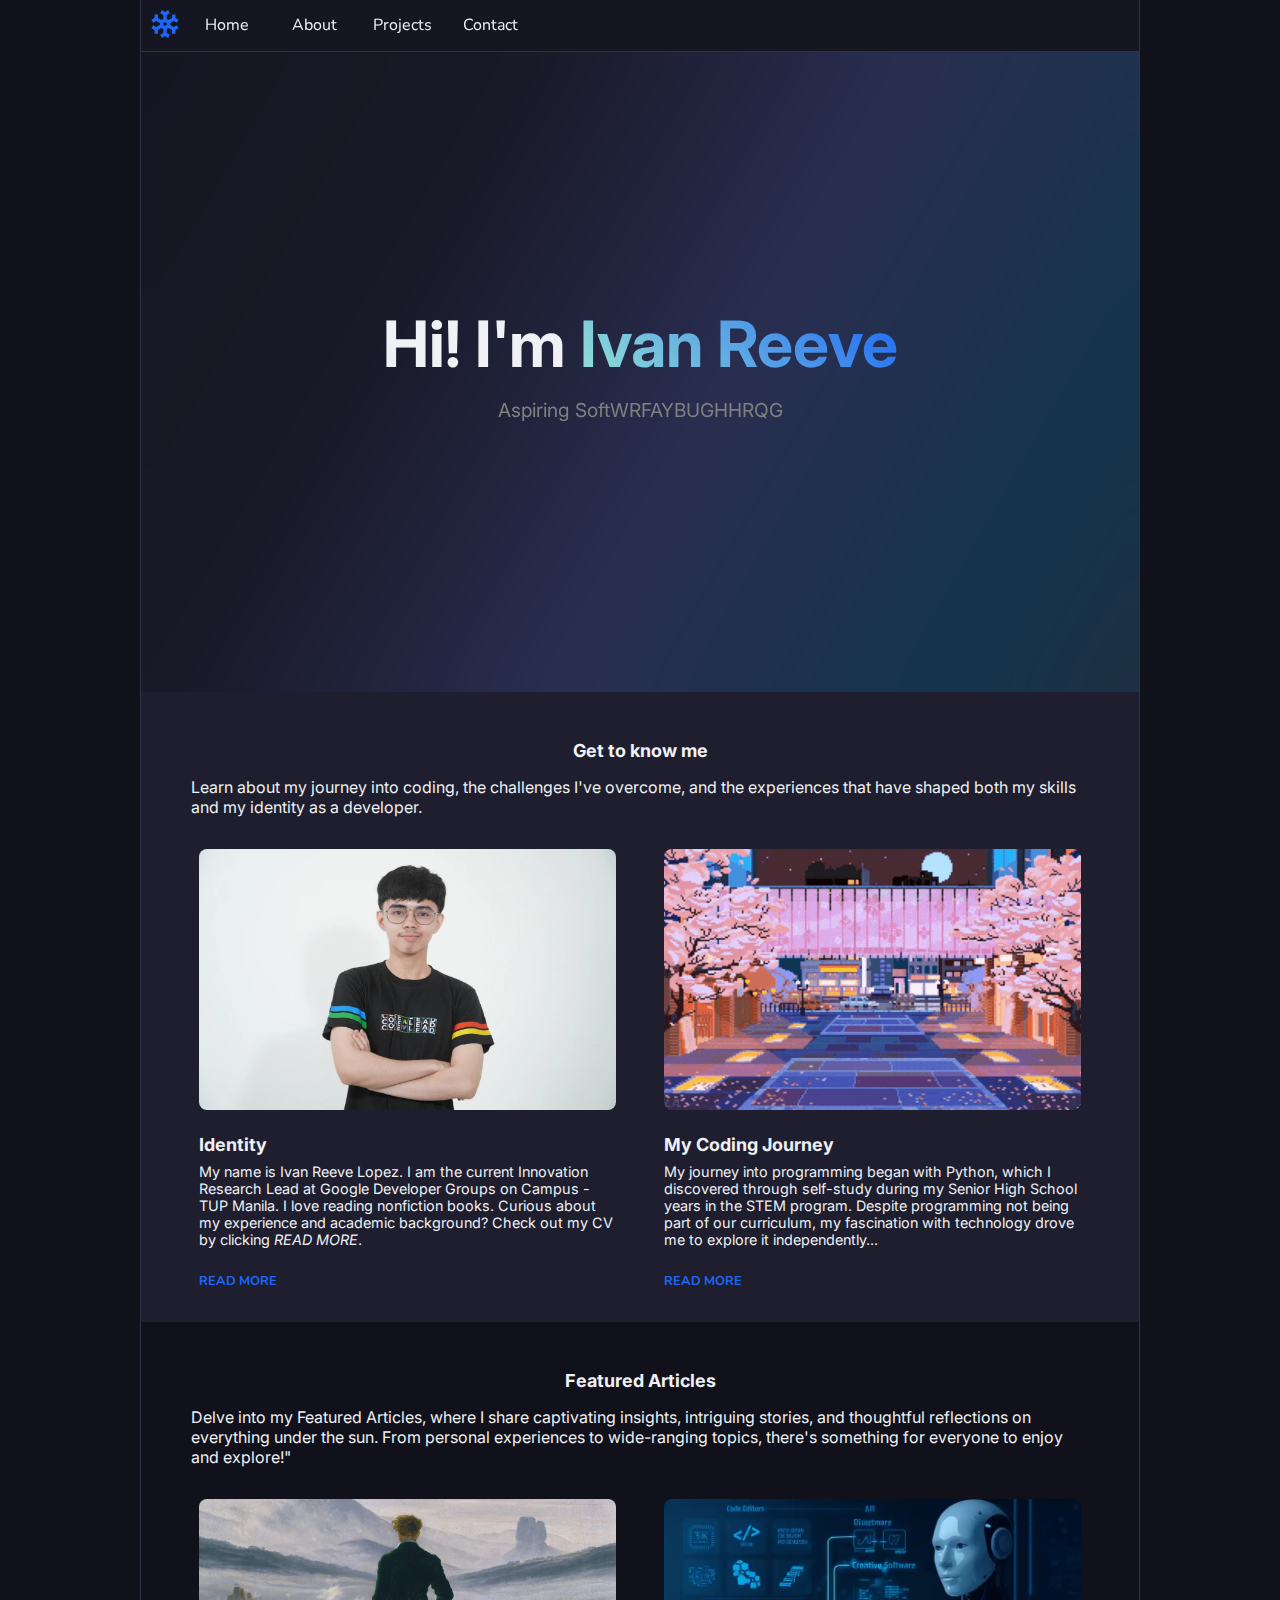
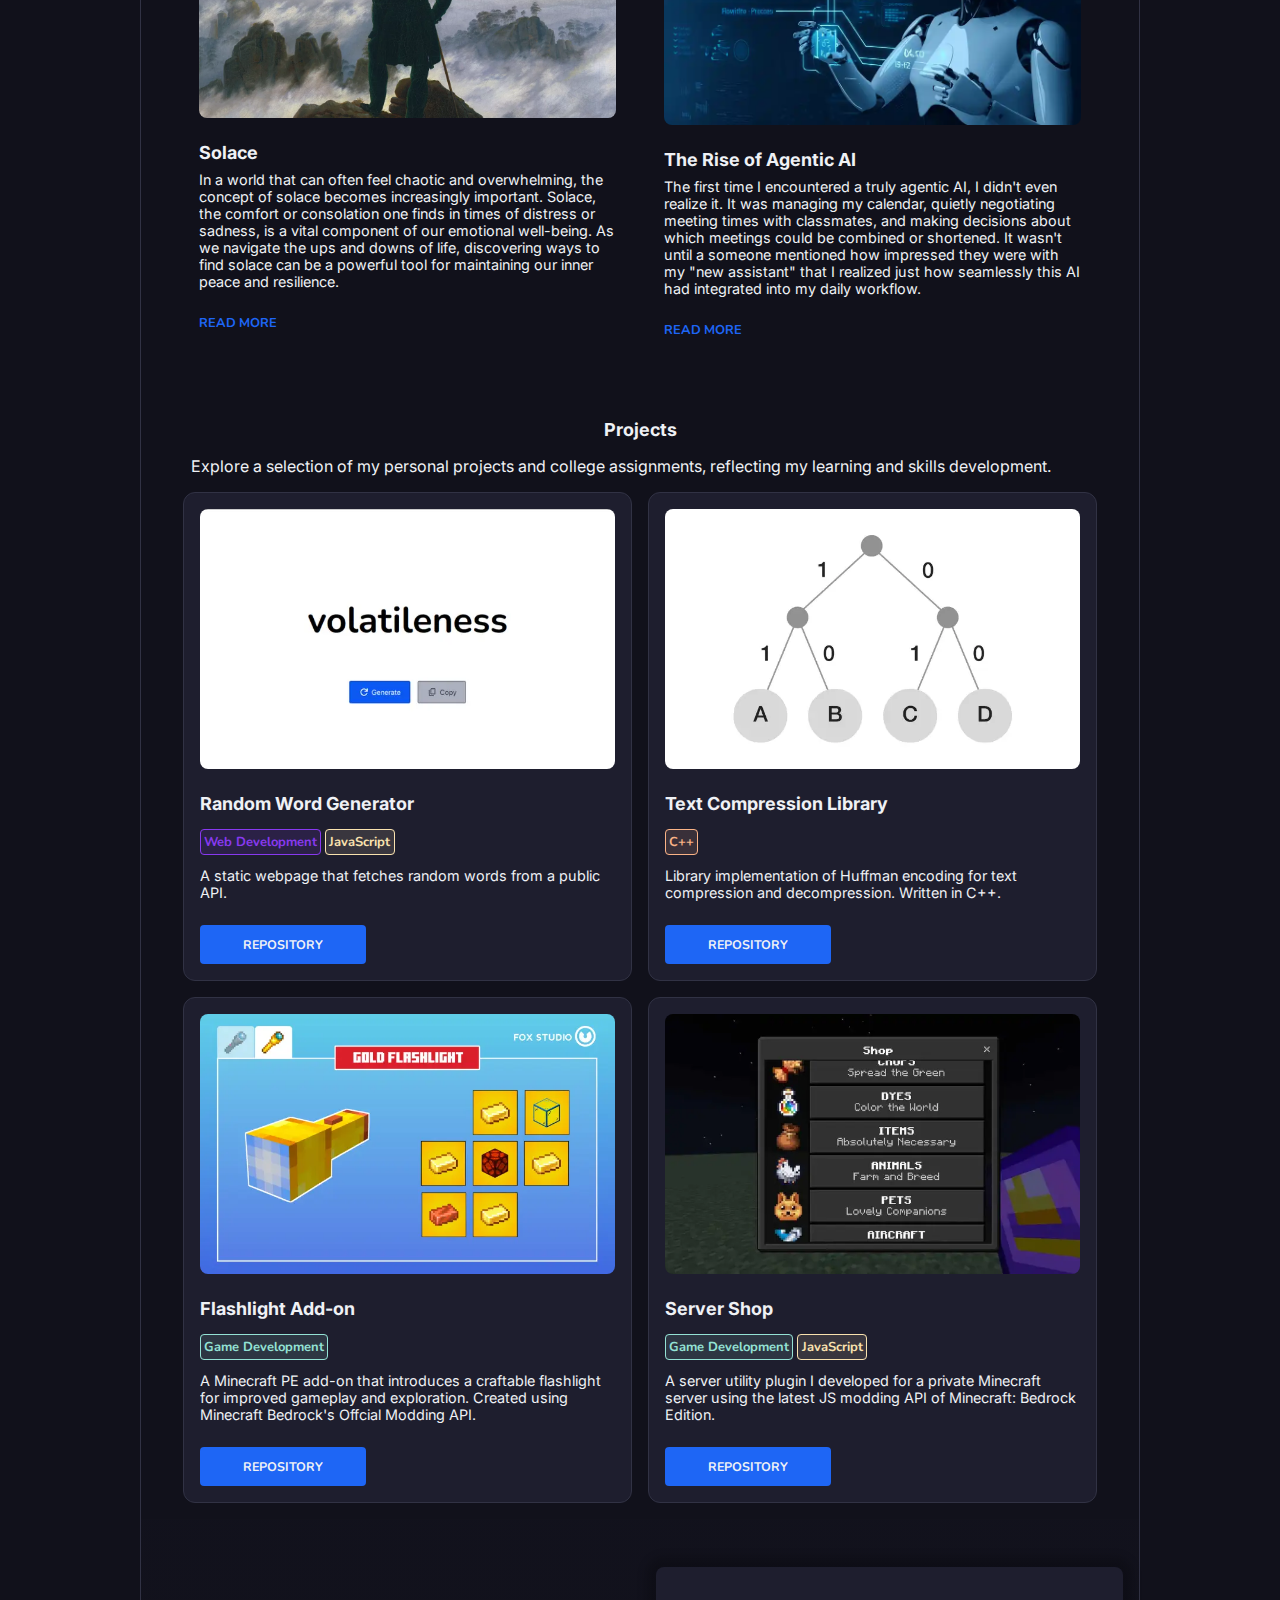
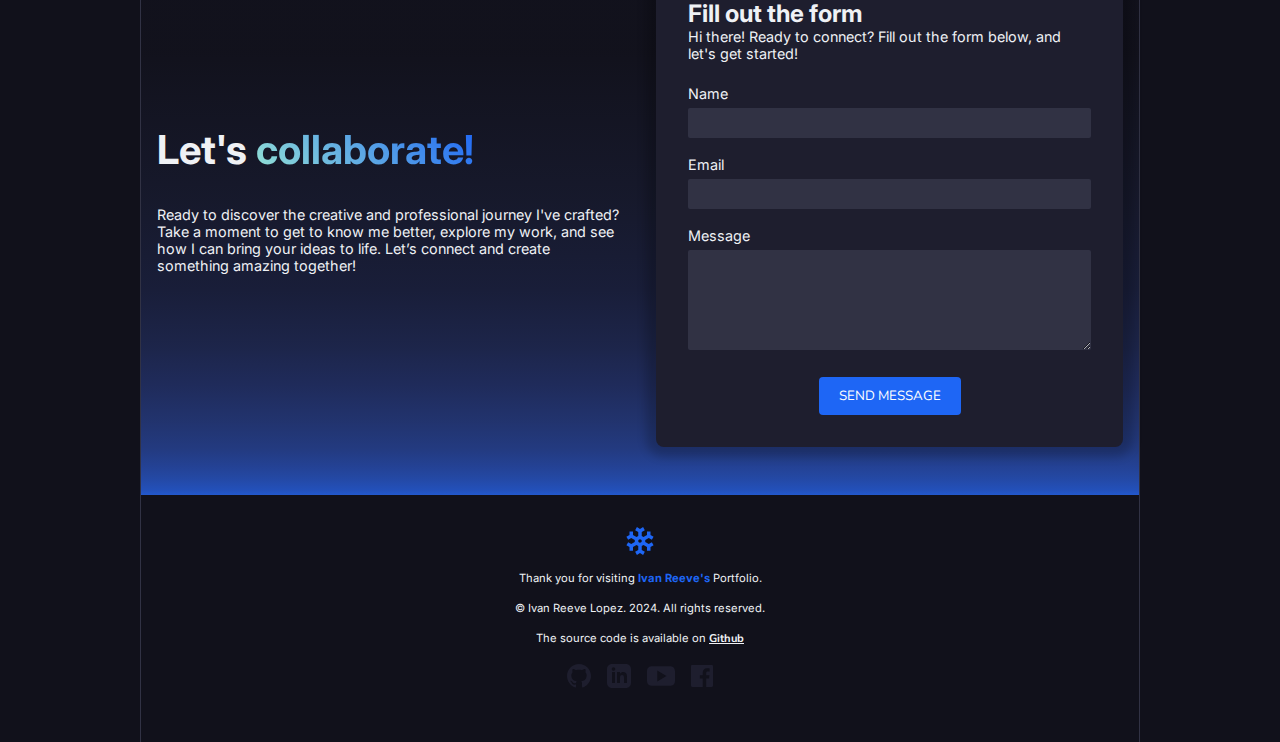
<file: index.html>
<!DOCTYPE html>
<html lang="en">

<head>
  <meta charset="UTF-8" />
  <meta name="viewport" content="width=device-width" , initial-scale="1.0" />
  <title>Ivan Reeve Lopez</title>
  <link rel="stylesheet" href="./styles/global.css" />
  <link rel="stylesheet" href="./styles/mediaqueries.css" />
  <link rel="icon" type="image/png" href="./public/favicon.png" />
</head>

<body>
  <div class="wrapper">
    <div class="dark-bg">
    </div>
    <nav id="nav-btn-tray">
      <div>
        <!-- insert personal logo here -->
        <ul class="nav-links">
          <svg class="logo" width="28" height="28" viewBox="0 0 16 16" fill="none" xmlns="http://www.w3.org/2000/svg">
            <path fill-rule="evenodd" clip-rule="evenodd"
              d="M10.7631 1.78588L8.99997 2.80383V5.11323L9.99999 5.69059L12 4.53591L12 2.50001L14 2.50001L14 4.53589L15.7631 5.55385L14.7631 7.2859L13 6.26795L11 7.42265V8.57735L13 9.73205L14.7631 8.7141L15.7631 10.4461L14 11.4641V13.5H12V11.4641L9.99997 10.3094L8.99997 10.8867V13.1961L10.7631 14.2141L9.76311 15.9461L7.99999 14.9282L6.23683 15.9462L5.23683 14.2141L6.99997 13.1962V10.8867L5.99999 10.3094L3.99997 11.4641L3.99997 13.5H1.99997L1.99997 11.4641L0.236816 10.4462L1.23682 8.71411L2.99995 9.73206L4.99997 8.57735V7.42264L2.99999 6.26795L1.23685 7.2859L0.236847 5.55385L1.99997 4.53591L1.99997 2.5H3.99997L3.99997 4.53589L5.99997 5.69059L6.99997 5.11324V2.80385L5.23684 1.7859L6.23684 0.0538512L7.99996 1.07179L9.76311 0.053833L10.7631 1.78588ZM8.99997 8C8.99997 8.55228 8.55225 9 7.99997 9C7.44768 9 6.99997 8.55228 6.99997 8C6.99997 7.44771 7.44768 7 7.99997 7C8.55225 7 8.99997 7.44771 8.99997 8Z" />
          </svg>
          <li><button class="nav-link" onclick="location.href='#home'; removeMenu()">Home</button></li>
          <li><button class="nav-link" onclick="location.href='#about'; removeMenu()">About</button></li>
          <li><button class="nav-link" onclick="location.href='#projects'; removeMenu()">Projects</button></li>
          <li><button class="nav-link" onclick="location.href='#contacts'; removeMenu()">Contact</button></li>
        </ul>
      </div>
    </nav>
    <nav id="nav-btn-icon">
      <!-- insert personal logo here -->
      <span class="name">IR.</span>
      <button onclick="toggleMenu()">
        <svg id="menu-btn" width="24" height="32" clip-rule="evenodd" fill-rule="evenodd" stroke-linejoin="round"
          stroke-miterlimit="2" viewBox="0 0 24 24" xmlns="http://www.w3.org/2000/svg">
          <path
            d="m22 15.25c0-.414-.336-.75-.75-.75h-18.5c-.414 0-.75.336-.75.75s.336.75.75.75h18.5c.414 0 .75-.336.75-.75zm0-6.5c0-.414-.336-.75-.75-.75h-18.5c-.414 0-.75.336-.75.75s.336.75.75.75h18.5c.414 0 .75-.336.75-.75z"
            fill-rule="nonzero" />
        </svg>
      </button>
    </nav>
    <div class="nav-icon-menu">
      <div class="menu-slider">
        <span></span>
      </div>
      <ul class="nav-links" id="nav-menu">
        <span><b>TABLE OF CONTENTS</b></span>
        <li><button class="nav-menu-link" onclick="location.href='#home'; removeMenu()">Home</button></li>
        <li><button class="nav-menu-link" onclick="location.href='#about'; removeMenu()">About</button></li>
        <li><button class="nav-menu-link" onclick="location.href='#projects'; removeMenu()">Projects</button></li>
        <li><button class="nav-menu-link" onclick="location.href='#contacts'; removeMenu()">Contact</button></li>
      </ul>
    </div>
    <section id="home">
      <div class="profile-text">
        <span class="profile-name fade">Hi! I'm <span class="name">Ivan Reeve</span></span>
        <p class="profile-subtitle hack-effect" data-value="Aspiring Software Engineer">Aspiring Software Engineer</p>
      </div>
    </section>
    <section id="about" class="sec__container">
      <span class="sec__title">Get to know me</span>
      <span class="sec__subtitle">Learn about my journey into coding, the challenges I've overcome, and the experiences
        that have shaped both my skills and my identity as a developer.</span>
      <div class="sec__content">
        <div class="sec__card">
          <img src="assets/img/pfp.webp" />
          <span class="sec__title">Identity</span>
          <p class="sec__desc">My name is Ivan Reeve Lopez. I am the current Innovation Research Lead at Google
            Developer Groups on Campus - TUP Manila. I love reading nonfiction books. Curious about my experience and
            academic background? Check out my CV by clicking <i>READ MORE</i>.</p>
          <a href="assets/GDGoC CV.pdf">READ MORE</a>
        </div>
        <div class="sec__card">
          <img src="assets/gif/aboutbg-1.gif" />
          <span class="sec__title">My Coding Journey</span>
          <p class="sec__desc">My journey into programming began with Python, which I discovered through self-study
            during my Senior High School years in the STEM program. Despite programming not being part of our
            curriculum, my fascination with technology drove me to explore it independently...</p>
          <a href="pages/coding-journey.html">READ MORE</a>
        </div>
      </div>
    </section>
    <section id="blog" class="sec__container">
      <span class="sec__title">Featured Articles</span>
      <span class="sec__subtitle">Delve into my Featured Articles, where I share captivating insights, intriguing
        stories, and thoughtful reflections on everything under the sun. From personal experiences to wide-ranging
        topics, there's something for everyone to enjoy and explore!"</span>
      <div class="sec__content">
        <div class="sec__card">
          <img src="assets/img/solace.webp" />
          <span class="sec__title">Solace</span>
          <p class="sec__desc">In a world that can often feel chaotic and overwhelming, the concept of solace becomes
            increasingly important. Solace, the comfort or consolation one finds in times of distress or sadness, is a
            vital component of our emotional well-being. As we navigate the ups and downs of life, discovering ways to
            find solace can be a powerful tool for maintaining our inner peace and resilience.
          </p>
          <a href="pages/solace.html">READ MORE</a>
        </div>
        <div class="sec__card">
          <img src="assets/img/agenticai.webp" />
          <span class="sec__title">The Rise of Agentic AI</span>
          <p class="sec__desc">The first time I encountered a truly agentic AI, I didn't even realize it. It was
            managing my calendar, quietly negotiating meeting times with classmates, and making decisions about which
            meetings could be combined or shortened. It wasn't until a someone mentioned how impressed they were with my
            "new assistant" that I realized just how seamlessly this AI had integrated into my daily workflow.</p>

          <a href="pages/agentic.html">READ MORE</a>
        </div>
      </div>
    </section>
    <section id="projects" class="sec__container">
      <span class="sec__title">Projects</span>
      <span class="sec__subtitle">Explore a selection of my personal projects and college assignments, reflecting my
        learning and skills development.</span>
      <div class="sec__content">
        <div class="sec__card proj-card">
          <img src="assets/img/randomwordgen.webp" />
          <div class="proj__content">
            <span class="sec__title">Random Word Generator</span>
            <div class="proj__tags">
              <span class="proj__tag webdev"> Web Development</span>
              <span class="proj__tag js"> JavaScript</span>
            </div>
            <p class="sec__desc">A static webpage that fetches random words from a public API.</p>
          </div>
          <button onclick="location.href='https://github.com/ivanreeve/random-word-gen'">
            REPOSITORY
          </button>
        </div>
        <div class="sec__card proj-card">
          <img src="assets/img/huff.webp" />
          <div class="proj__content">
            <span class="sec__title">Text Compression Library</span>
            <div class="proj__tags">
              <span class="proj__tag cpp">C++</span>
            </div>
            <p class="sec__desc"> Library implementation of Huffman encoding for text compression and decompression.
              Written in C++. </p>
          </div>
          <button onclick="location.href='https://github.com/ivanreeve/text-compression-library'">REPOSITORY</button>
        </div>
        <div class="sec__card proj-card">
          <img src="assets/img/flashlight-v2-120_3.webp" />
          <div class="proj__content">
            <span class="sec__title">Flashlight Add-on</span>
            <div class="proj__tags">
              <span class="proj__tag gamedev"> Game Development</span>
            </div>
            <p class="sec__desc">A Minecraft PE add-on that introduces a craftable flashlight for improved gameplay and
              exploration. Created using Minecraft Bedrock's Offcial Modding API.</p>
          </div>
          <button onclick="location.href='https://github.com/ivanreeve/mcbe-flashlight-addon'">REPOSITORY</button>
        </div>
        <div class="sec__card proj-card">
          <img src="assets/img/shop.webp" />
          <div class="proj__content">
            <span class="sec__title">Server Shop</span>
            <div class="proj__tags">
              <span class="proj__tag gamedev"> Game Development</span>
              <span class="proj__tag js"> JavaScript</span>
            </div>
            <p class="sec__desc">A server utility plugin I developed for a private Minecraft server using the latest JS
              modding API of Minecraft: Bedrock Edition.</p>
          </div>
          <button onclick="location.href='https://github.com/ivanreeve/server-side-smpaddon'">REPOSITORY</button>
        </div>
      </div>
    </section>
    <div class="contact__container" id="contacts">
      <div class="contact__cta margin-bottom-1">
        <span class="contact__cta__header">
          Let's <span class="name">collaborate!</span>
        </span>
        <span class="sec__desc">
          Ready to discover the creative and professional journey I've crafted? Take a moment to get to know me better,
          explore my work, and see how I can bring your ideas to life. Let’s connect and create something amazing
          together!
        </span>
      </div>
      <div class="contact__form">
        <span class="contact__title">Fill out the form</span>
        <span class="sec__desc margin-bottom-1">Hi there! Ready to connect? Fill out the form below, and let's get
          started!</span>
        <form>
          <div>
            <label for="name">Name</label>
            <input type="text" id="name" name="name" required>
          </div>
          <div>
            <label for="email">Email</label>
            <input type="email" id="email" name="email" required>
          </div>
          <div>
            <label for="message">Message</label>
            <textarea id="message" name="message" rows="5" required></textarea>
          </div>
          <button class="submit-btn" type="submit">SEND MESSAGE</button>
        </form>
      </div>
    </div>
    <footer>
      <svg class="logo" width="28" height="28" viewBox="0 0 16 16" fill="none" xmlns="http://www.w3.org/2000/svg">
        <path fill-rule="evenodd" clip-rule="evenodd"
          d="M10.7631 1.78588L8.99997 2.80383V5.11323L9.99999 5.69059L12 4.53591L12 2.50001L14 2.50001L14 4.53589L15.7631 5.55385L14.7631 7.2859L13 6.26795L11 7.42265V8.57735L13 9.73205L14.7631 8.7141L15.7631 10.4461L14 11.4641V13.5H12V11.4641L9.99997 10.3094L8.99997 10.8867V13.1961L10.7631 14.2141L9.76311 15.9461L7.99999 14.9282L6.23683 15.9462L5.23683 14.2141L6.99997 13.1962V10.8867L5.99999 10.3094L3.99997 11.4641L3.99997 13.5H1.99997L1.99997 11.4641L0.236816 10.4462L1.23682 8.71411L2.99995 9.73206L4.99997 8.57735V7.42264L2.99999 6.26795L1.23685 7.2859L0.236847 5.55385L1.99997 4.53591L1.99997 2.5H3.99997L3.99997 4.53589L5.99997 5.69059L6.99997 5.11324V2.80385L5.23684 1.7859L6.23684 0.0538512L7.99996 1.07179L9.76311 0.053833L10.7631 1.78588ZM8.99997 8C8.99997 8.55228 8.55225 9 7.99997 9C7.44768 9 6.99997 8.55228 6.99997 8C6.99997 7.44771 7.44768 7 7.99997 7C8.55225 7 8.99997 7.44771 8.99997 8Z" />
      </svg>
      <p>
        Thank you for visiting <span> Ivan Reeve's</span> Portfolio.
      </p>
      <p>
        © Ivan Reeve Lopez. 2024. All rights reserved.
      </p>
      <p>
        The source code is available on <a href="https://github.com/ivanreeve/webdevlab-blog"><b><u>Github</u></b></a>
      </p>
      <div class="social__container">
        <a href="https://github.com/ivanreeve">
          <svg class="social-btn-icon" id="github" xmlns="http://www.w3.org/2000/svg" width="24" height="24"
            viewBox="0 0 24 24">
            <path
              d="M12 0c-6.626 0-12 5.373-12 12 0 5.302 3.438 9.8 8.207 11.387.599.111.793-.261.793-.577v-2.234c-3.338.726-4.033-1.416-4.033-1.416-.546-1.387-1.333-1.756-1.333-1.756-1.089-.745.083-.729.083-.729 1.205.084 1.839 1.237 1.839 1.237 1.07 1.834 2.807 1.304 3.492.997.107-.775.418-1.305.762-1.604-2.665-.305-5.467-1.334-5.467-5.931 0-1.311.469-2.381 1.236-3.221-.124-.303-.535-1.524.117-3.176 0 0 1.008-.322 3.301 1.23.957-.266 1.983-.399 3.003-.404 1.02.005 2.047.138 3.006.404 2.291-1.552 3.297-1.23 3.297-1.23.653 1.653.242 2.874.118 3.176.77.84 1.235 1.911 1.235 3.221 0 4.609-2.807 5.624-5.479 5.921.43.372.823 1.102.823 2.222v3.293c0 .319.192.694.801.576 4.765-1.589 8.199-6.086 8.199-11.386 0-6.627-5.373-12-12-12z" />
          </svg>
        </a>

        <a href="https://www.linkedin.com/in/ivan-reeve-lopez-a88ba31ba">
          <svg class="social-btn-icon" id="linkedin" xmlns="http://www.w3.org/2000/svg" width="24" height="24"
            viewBox="0 0 24 24">
            <path
              d="M19 0h-14c-2.761 0-5 2.239-5 5v14c0 2.761 2.239 5 5 5h14c2.762 0 5-2.239 5-5v-14c0-2.761-2.238-5-5-5zm-11 19h-3v-11h3v11zm-1.5-12.268c-.966 0-1.75-.79-1.75-1.764s.784-1.764 1.75-1.764 1.75.79 1.75 1.764-.783 1.764-1.75 1.764zm13.5 12.268h-3v-5.604c0-3.368-4-3.113-4 0v5.604h-3v-11h3v1.765c1.396-2.586 7-2.777 7 2.476v6.759z" />
          </svg>
        </a>

        <a href="https://www.youtube.com/@ryiv1848">
          <!-- <svg class="social-btn-icon" id="yt" http://www.w3.org/2000/svg" width="24" height="24" viewBox="0 0 24 24"><path d="M3 22v-20l18 10-18 10z"/></svg> -->
          <svg class="social-btn-icon" id="yt" height="28" width="28" version="1.1" id="Layer_1"
            xmlns="http://www.w3.org/2000/svg" xmlns:xlink="http://www.w3.org/1999/xlink" viewBox="-271 311.2 256 179.8"
            xml:space="preserve">
            <path
              d="M-59.1,311.2h-167.8c0,0-44.1,0-44.1,44.1v91.5c0,0,0,44.1,44.1,44.1h167.8c0,0,44.1,0,44.1-44.1v-91.5  C-15,355.3-15,311.2-59.1,311.2z M-177.1,450.3v-98.5l83.8,49.3L-177.1,450.3z" />
          </svg>
        </a>

        <a href="https://www.facebook.com/100010444686006">
          <svg class="social-btn-icon" id="fb" xmlns="http://www.w3.org/2000/svg" width="22" height="22"
            viewBox="0 0 24 24">
            <path
              d="M22.675 0h-21.35c-.732 0-1.325.593-1.325 1.325v21.351c0 .731.593 1.324 1.325 1.324h11.495v-9.294h-3.128v-3.622h3.128v-2.671c0-3.1 1.893-4.788 4.659-4.788 1.325 0 2.463.099 2.795.143v3.24l-1.918.001c-1.504 0-1.795.715-1.795 1.763v2.313h3.587l-.467 3.622h-3.12v9.293h6.116c.73 0 1.323-.593 1.323-1.325v-21.35c0-.732-.593-1.325-1.325-1.325z" />
          </svg>
        </a>
      </div>
    </footer>
  </div>
  <script src="./scripts/script.js"></script>
</body>

</html>
</file>
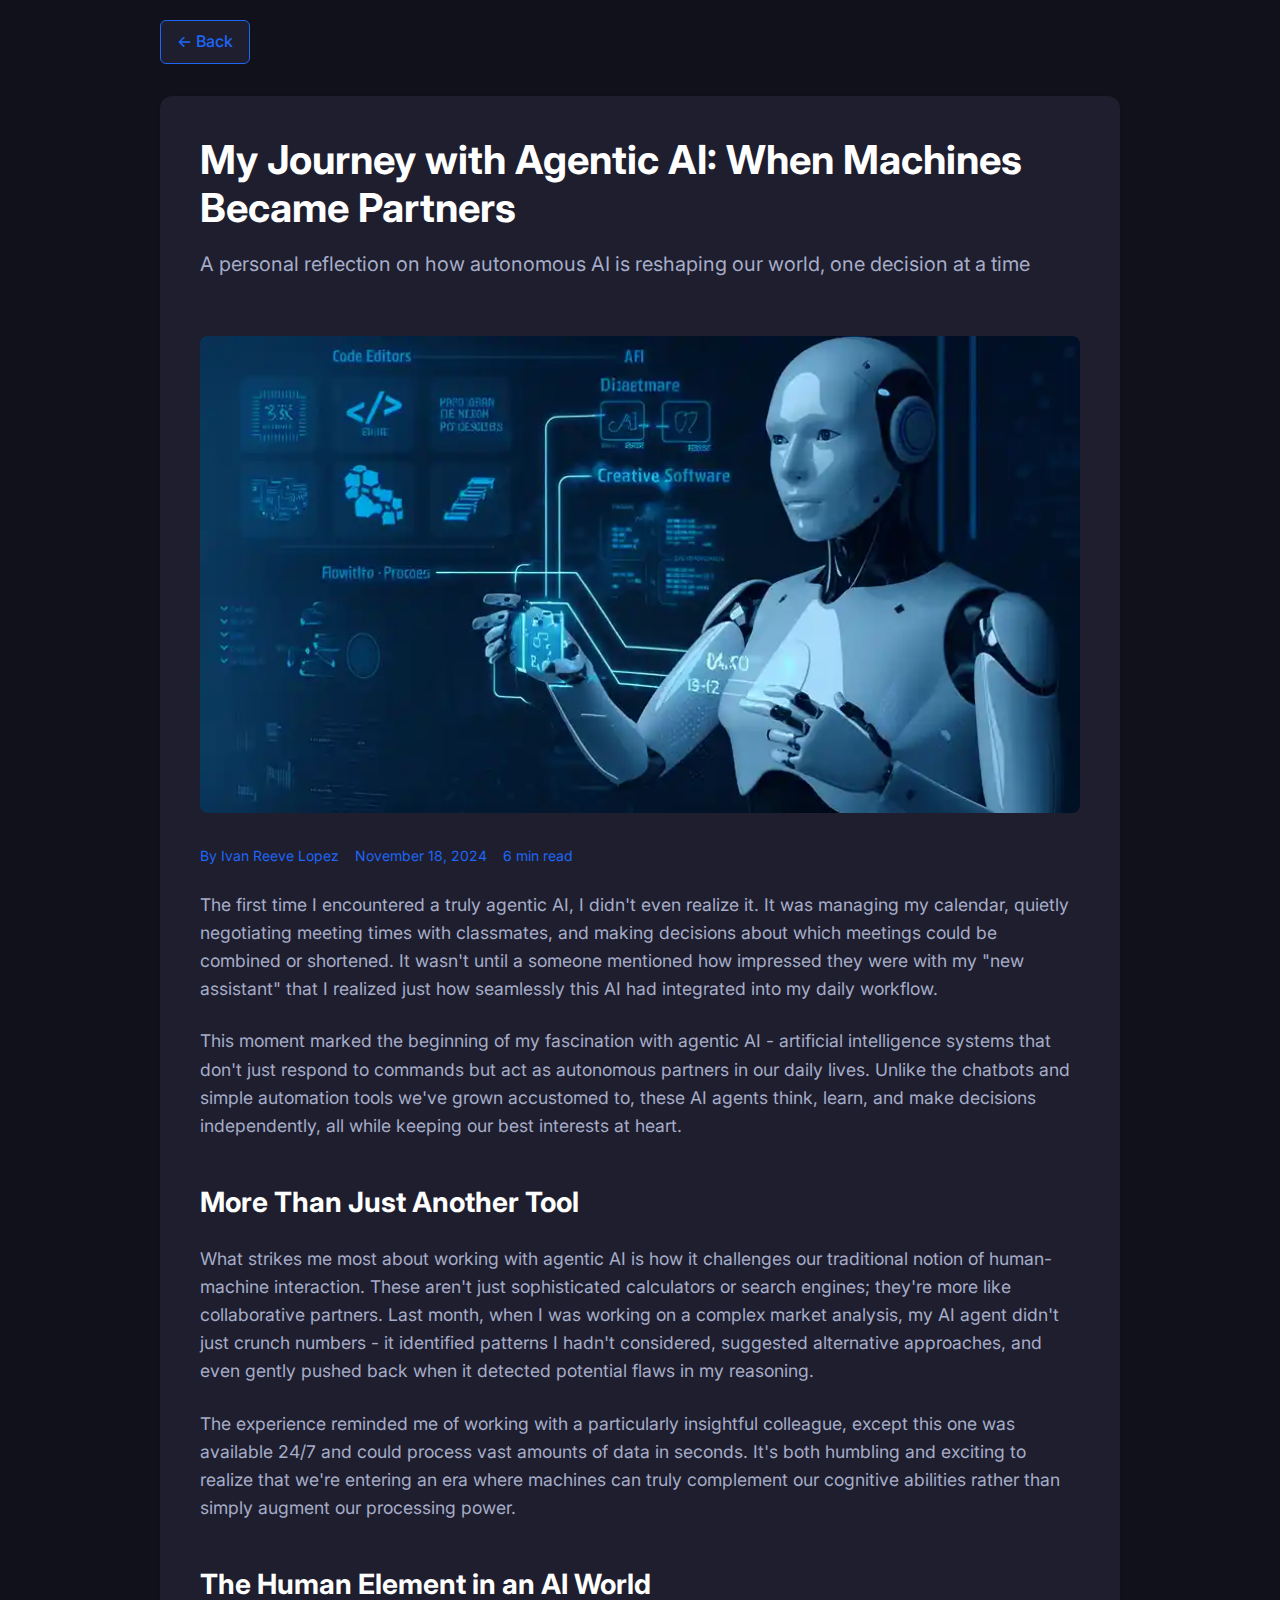
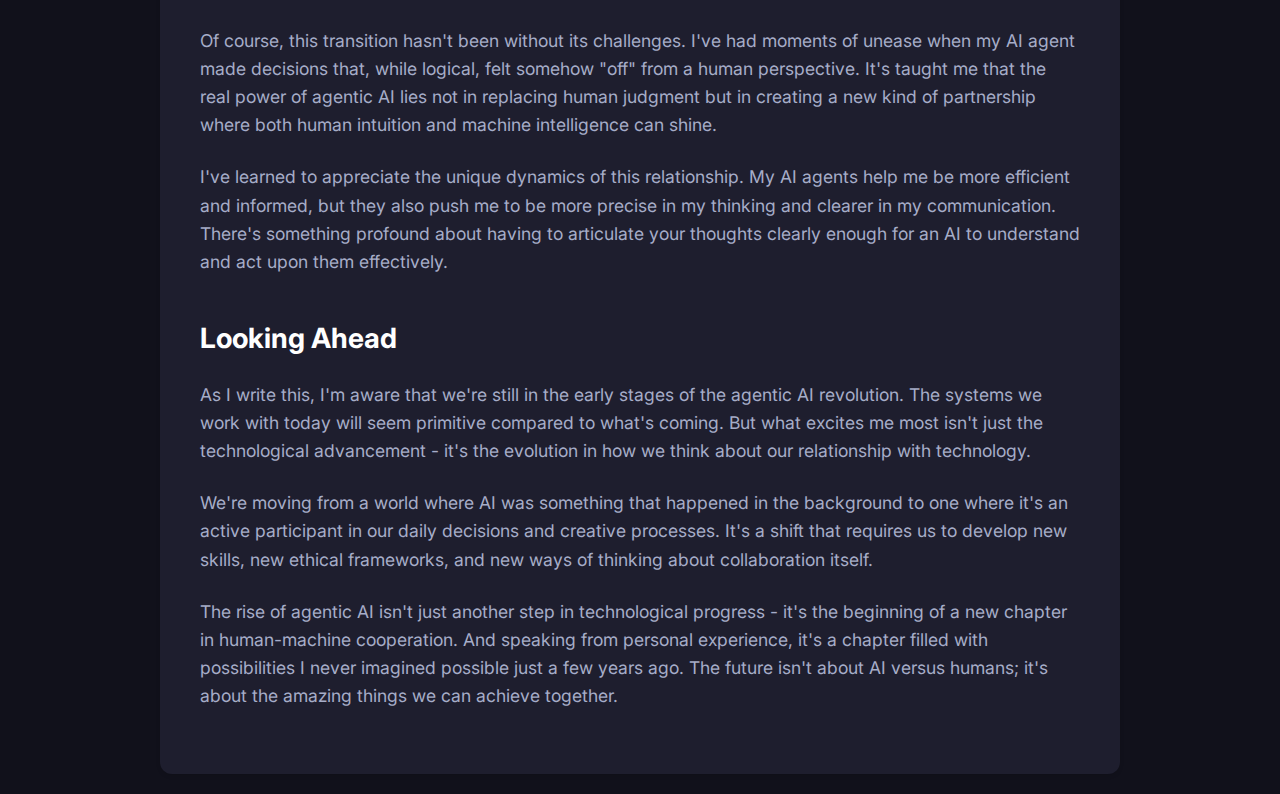
<file: pages/agentic.html>
<!DOCTYPE html>
<html lang="en">

<head>
  <meta charset="UTF-8">
  <meta name="viewport" content="width=device-width, initial-scale=1.0">
  <link rel="stylesheet" href="blog-pages.style.css">
  <title>The Rise of Agentic AI - Blog Article</title>
</head>

<body>
  <div class="container">
    <a href="#" onclick="history.back()" class="back-button">
      ← Back
    </a>
    <article class="article">
      <h1 class="article-title">My Journey with Agentic AI: When Machines Became Partners</h1>
      <h2 class="article-subtitle">A personal reflection on how autonomous AI is reshaping our world, one decision at a
        time</h2>
      <img src="../assets/img/agenticai.webp" alt="Agentic AI illustration">
      <div class="article-meta">
        <span>By Ivan Reeve Lopez</span>
        <span>November 18, 2024</span>
        <span>6 min read</span>
      </div>
      <div class="article-content">
        <p>The first time I encountered a truly agentic AI, I didn't even realize it. It was managing my calendar,
          quietly negotiating meeting times with classmates, and making decisions about which meetings
          could be combined or shortened. It wasn't until a someone mentioned how impressed they were with my "new
          assistant" that I realized just how seamlessly this AI had integrated into my daily workflow.</p>

        <p>This moment marked the beginning of my fascination with agentic AI - artificial intelligence systems that
          don't just respond to commands but act as autonomous partners in our daily lives. Unlike the chatbots and
          simple automation tools we've grown accustomed to, these AI agents think, learn, and make decisions
          independently, all while keeping our best interests at heart.</p>

        <h2>More Than Just Another Tool</h2>
        <p>What strikes me most about working with agentic AI is how it challenges our traditional notion of
          human-machine interaction. These aren't just sophisticated calculators or search engines; they're more like
          collaborative partners. Last month, when I was working on a complex market analysis, my AI agent didn't just
          crunch numbers - it identified patterns I hadn't considered, suggested alternative approaches, and even gently
          pushed back when it detected potential flaws in my reasoning.</p>

        <p>The experience reminded me of working with a particularly insightful colleague, except this one was available
          24/7 and could process vast amounts of data in seconds. It's both humbling and exciting to realize that we're
          entering an era where machines can truly complement our cognitive abilities rather than simply augment our
          processing power.</p>

        <h2>The Human Element in an AI World</h2>
        <p>Of course, this transition hasn't been without its challenges. I've had moments of unease when my AI agent
          made decisions that, while logical, felt somehow "off" from a human perspective. It's taught me that the real
          power of agentic AI lies not in replacing human judgment but in creating a new kind of partnership where both
          human intuition and machine intelligence can shine.</p>

        <p>I've learned to appreciate the unique dynamics of this relationship. My AI agents help me be more efficient
          and informed, but they also push me to be more precise in my thinking and clearer in my communication. There's
          something profound about having to articulate your thoughts clearly enough for an AI to understand and act
          upon them effectively.</p>

        <h2>Looking Ahead</h2>
        <p>As I write this, I'm aware that we're still in the early stages of the agentic AI revolution. The systems we
          work with today will seem primitive compared to what's coming. But what excites me most isn't just the
          technological advancement - it's the evolution in how we think about our relationship with technology.</p>

        <p>We're moving from a world where AI was something that happened in the background to one where it's an active
          participant in our daily decisions and creative processes. It's a shift that requires us to develop new
          skills, new ethical frameworks, and new ways of thinking about collaboration itself.</p>

        <p>The rise of agentic AI isn't just another step in technological progress - it's the beginning of a new
          chapter in human-machine cooperation. And speaking from personal experience, it's a chapter filled with
          possibilities I never imagined possible just a few years ago. The future isn't about AI versus humans; it's
          about the amazing things we can achieve together.</p>
      </div>
    </article>
  </div>
</body>

</html>
</file>
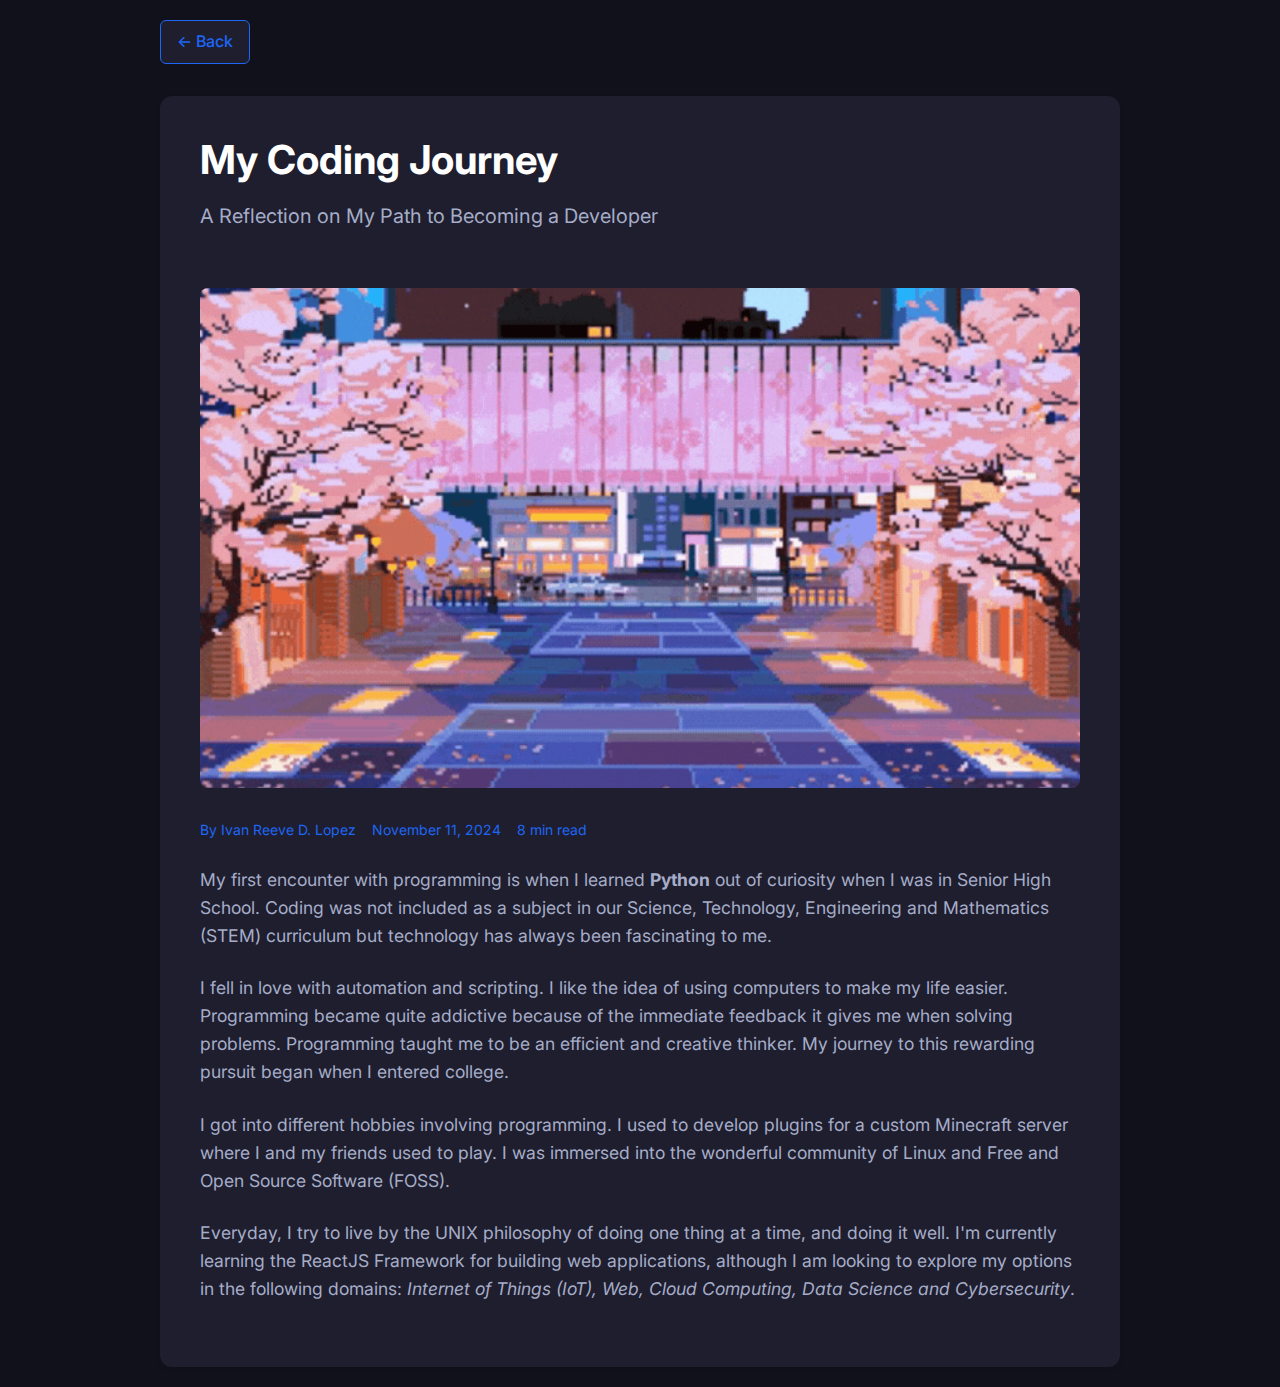
<file: pages/coding-journey.html>
<!DOCTYPE html>
<html lang="en">

<head>
  <meta charset="UTF-8">
  <meta name="viewport" content="width=device-width, initial-scale=1.0">
  <link rel="stylesheet" href="blog-pages.style.css">
  <title>My Coding Journey - Blog Article</title>
</head>

<body>
  <div class="container">
    <a href="#" onclick="history.back()" class="back-button">
      ← Back
    </a>

    <article class="article">
      <h1 class="article-title">My Coding Journey</h1>
      <h2 class="article-subtitle">A Reflection on My Path to Becoming a Developer
      </h2>
      <img src="../assets/gif/aboutbg-1.gif" alt="Solace illustration">

      <div class="article-meta">
        <span>By Ivan Reeve D. Lopez</span>
        <span>November 11, 2024</span>
        <span>8 min read</span>
      </div>

      <div class="article-content">
        <p>
          My first encounter with programming is when I learned <b>Python</b> out of curiosity when I was in Senior High
          School. Coding was not included as a subject in our Science, Technology, Engineering and Mathematics (STEM)
          curriculum but technology has always been fascinating to me.
        </p>
        <p>
          I fell in love with automation and scripting. I like the idea of using computers to make my life easier.
          Programming became quite addictive because of the immediate feedback it gives me when solving problems.
          Programming taught me to be an efficient and creative thinker. My journey to this rewarding pursuit began when
          I entered college.
        </p>

        <p>
          I got into different hobbies involving programming. I used to develop plugins for a custom Minecraft server
          where I and my friends used to play. I was immersed into the wonderful community of Linux and Free and Open
          Source Software (FOSS).
        </p>
        <p>
          Everyday, I try to live by the UNIX philosophy of doing one thing at a time, and doing it well. I'm currently
          learning the ReactJS Framework for building web applications, although I am looking to explore my options in
          the following domains: <i>Internet of Things (IoT), Web, Cloud Computing, Data Science and Cybersecurity</i>.
        </p>
      </div>
    </article>
  </div>
</body>

</html>
</file>
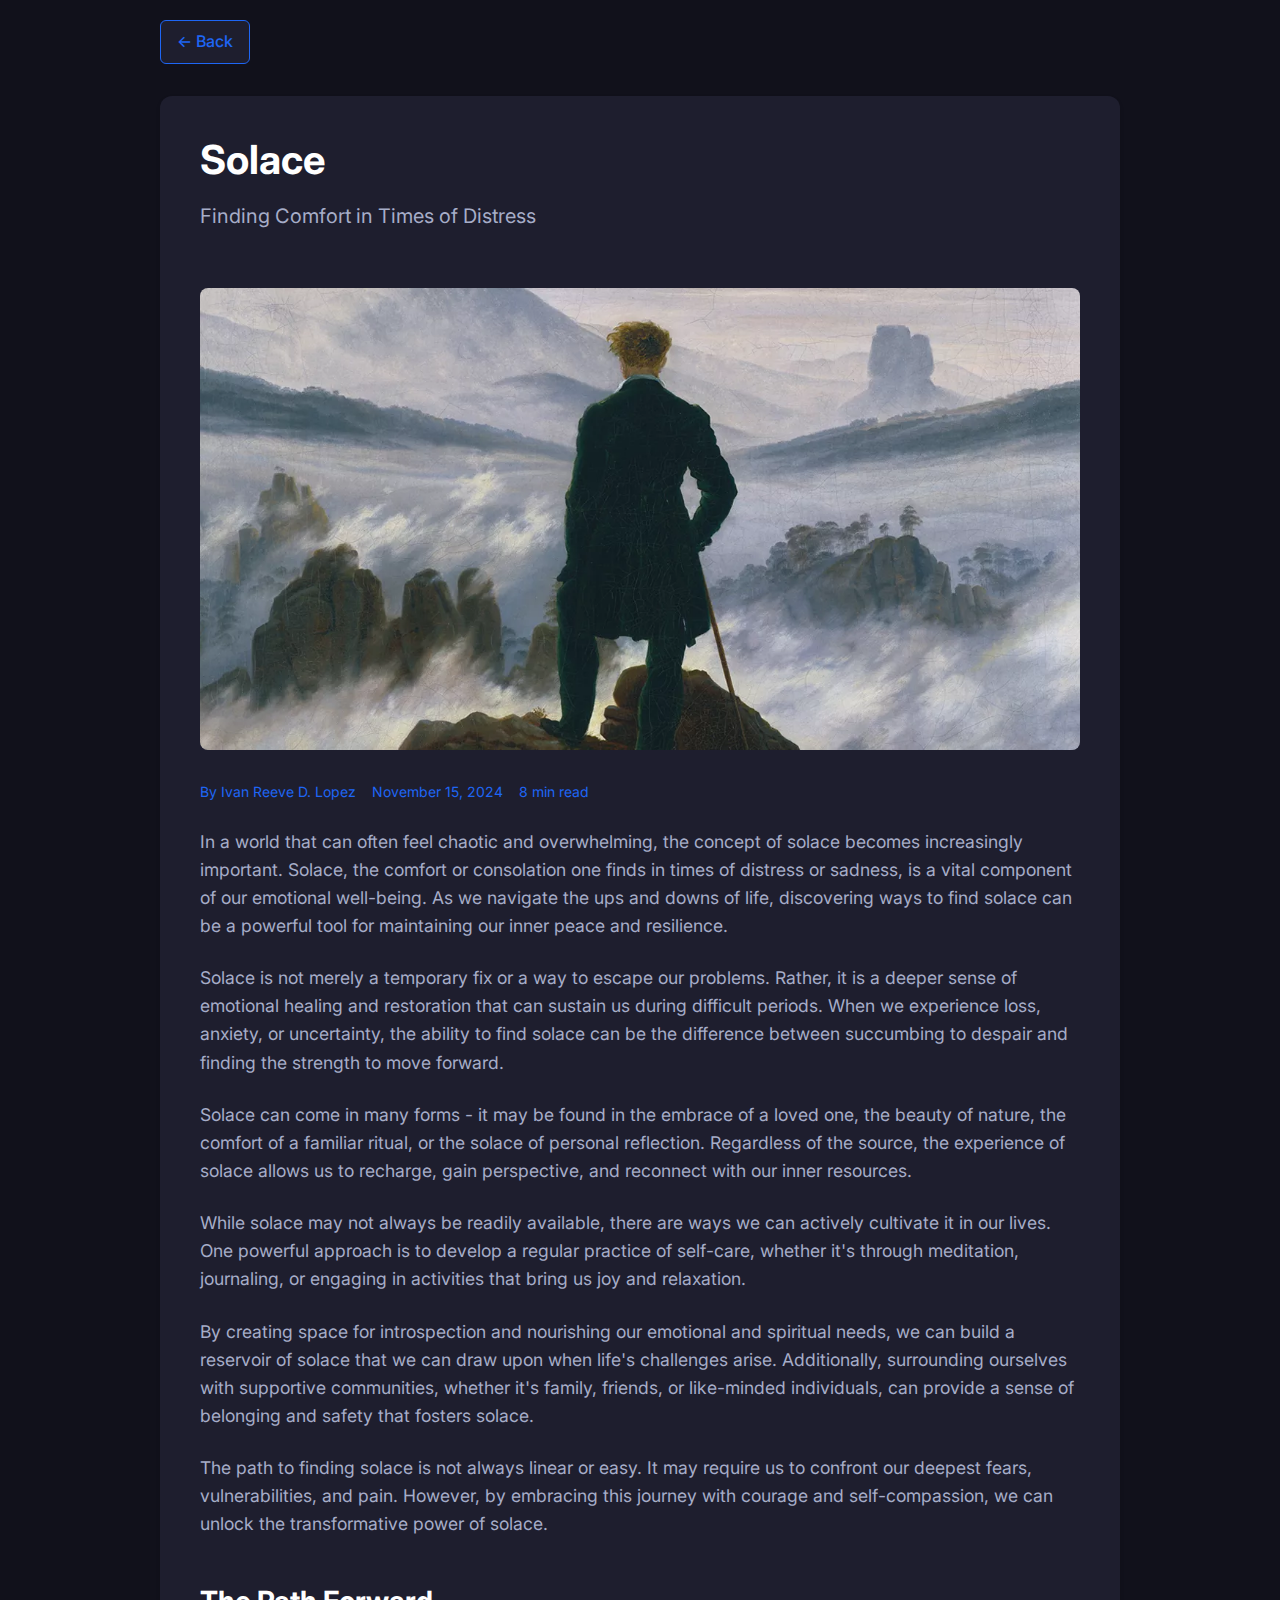
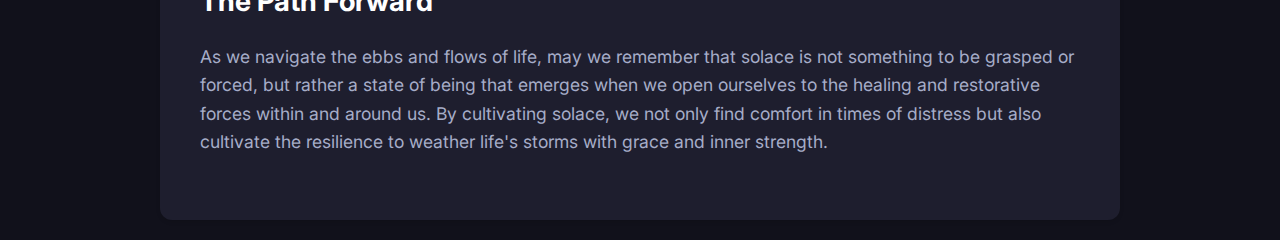
<file: pages/solace.html>
<!DOCTYPE html>
<html lang="en">

<head>
  <meta charset="UTF-8">
  <meta name="viewport" content="width=device-width, initial-scale=1.0">
  <link rel="stylesheet" href="blog-pages.style.css">
  <title>Solace - Blog Article</title>
</head>

<body>
  <div class="container">
    <a href="#" onclick="history.back()" class="back-button">
      ← Back
    </a>

    <article class="article">
      <h1 class="article-title">Solace</h1>
      <h2 class="article-subtitle">Finding Comfort in Times of Distress
      </h2>
      <img src="../assets/img/solace.webp" alt="Solace illustration">

      <div class="article-meta">
        <span>By Ivan Reeve D. Lopez</span>
        <span>November 15, 2024</span>
        <span>8 min read</span>
      </div>

      <div class="article-content">
        <p>
          In a world that can often feel chaotic and overwhelming, the concept of solace becomes increasingly important.
          Solace, the comfort or consolation one finds in times of distress or sadness, is a vital component of our
          emotional well-being. As we navigate the ups and downs of life, discovering ways to find solace can be a
          powerful tool for maintaining our inner peace and resilience.
        </p>
        <p>
          Solace is not merely a temporary fix or a way to escape our problems. Rather, it is a deeper sense of
          emotional
          healing and restoration that can sustain us during difficult periods. When we experience loss, anxiety, or
          uncertainty, the ability to find solace can be the difference between succumbing to despair and finding the
          strength to move forward.
        </p>

        <p>
          Solace can come in many forms - it may be found in the embrace of a loved one, the beauty of nature, the
          comfort
          of a familiar ritual, or the solace of personal reflection. Regardless of the source, the experience of solace
          allows us to recharge, gain perspective, and reconnect with our inner resources.
        </p>
        <p>
          While solace may not always be readily available, there are ways we can actively cultivate it in our lives.
          One
          powerful approach is to develop a regular practice of self-care, whether it's through meditation, journaling,
          or
          engaging in activities that bring us joy and relaxation.
        </p>
        <p>
          By creating space for introspection and nourishing our emotional and spiritual needs, we can build a reservoir
          of solace that we can draw upon when life's challenges arise. Additionally, surrounding ourselves with
          supportive communities, whether it's family, friends, or like-minded individuals, can provide a sense of
          belonging and safety that fosters solace.
        </p>
        <p>
          The path to finding solace is not always linear or easy. It may require us to confront our deepest fears,
          vulnerabilities, and pain. However, by embracing this journey with courage and self-compassion, we can unlock
          the transformative power of solace.
        </p>

        <h2>The Path Forward</h2>
        <p>
          As we navigate the ebbs and flows of life, may we remember that solace is not something to be grasped or
          forced,
          but rather a state of being that emerges when we open ourselves to the healing and restorative forces within
          and
          around us. By cultivating solace, we not only find comfort in times of distress but also cultivate the
          resilience to weather life's storms with grace and inner strength.
        </p>
      </div>
    </article>
  </div>
</body>

</html>
</file>
<file: styles/global.css>
@import url('https://fonts.googleapis.com/css2?family=Inter:ital,opsz,wght@0,14..32,100..900;1,14..32,100..900&family=Nunito:ital,wght@0,200..1000;1,200..1000&display=swap');

:root {
  /* Colors */
  --color-white: #eff1f5;
  --color-black: #11111b;
  --color-gray0: #1e1e2e;
  --color-gray1: #313244;
  --color-blue: #1e66f5;
  --color-sky: #89b4fa;
  --color-pink: #ea76cb;
  --color-purple: #8839ef;
  --color-teal: #94e2d5;
  --color-red: #d20f39;
  --color-yellow: #f9e2af;

  /* Element-specific colors */
  --color-nav: #181825cc;
  --color-nav-btn: #ffffff09;
  --color-shadow: #00000033;
}

*,
*::before,
*::after {
  box-sizing: border-box;
  /* outline: 1px solid red; */
}

/* Reset and Global Styles */
* {
  margin: 0;
  padding: 0;
}

/* Base Styles */
body {
  display: grid;
  place-items: center;
  font-family: "Inter", sans-serif;
  background-color: var(--color-black);
  color: var(--color-white);
}

.wrapper {
  background-color: var(--color-black);
}

p {
  margin-bottom: 1rem;
}

a {
  text-decoration: none;
  font-family: "Nunito", sans-serif;
  color: var(--color-white);
  cursor: pointer;
}

button {
  font-family: "Nunito";
}

a:hover {
  color: var(--color-blue);
}

a:active,
button:active {
  -webkit-tap-highlight-color: transparent;
}

/* Navigation */
nav {
  display: flex;
  justify-content: space-between;
  align-items: center;
  padding: 0.6rem;
  background-color: var(--color-nav);
  backdrop-filter: blur(5.5px);
  border-bottom: 1px solid var(--color-gray1);
  position: sticky;
  top: 0;
  z-index: 999999;
}

.nav-links {
  display: flex;
  gap: 0.5rem;
  list-style: none;
}

.nav-link {
  color: var(--color-white);
  border-radius: 3px;
  border: none;
  background-color: transparent;
  padding: 0.3rem 0.5rem;
  width: 5rem;
  font-size: 1rem;
  text-align: center;
}

.nav-link:hover {
  border-radius: 4px;
  border: none;
  background-color: var(--color-nav-btn);
}

#nav-menu {
  display: flex;
  flex-direction: column;
  align-items: first baseline;
  padding: 1rem 0;
}

#nav-menu span {
  padding: 0 0 0.6rem 1rem;
}

.nav-menu-link {
  text-align: left;
  width: 100vw;
  background-color: transparent;
  border: none;
  color: inherit;
  font-size: inherit;
  padding: 0.7rem 1rem;
}

.nav-menu-link:hover {
  /* color: var(--color-blue); */
  background-color: var(color-gray0);
}

#menu-btn {
  fill: var(--color-blue);
}

#nav-btn-icon button {
  width: 32px;
  height: 32px;
  border: none;
  background-color: transparent;
  cursor: pointer;
}

/* Dark Background Overlay */
.dark-bg {
  visibility: hidden;
  position: fixed;
  width: 100%;
  height: 100%;
  background-color: black;
  opacity: 0;
  z-index: 9998;
  transition: opacity 0.1s ease-in-out, visibility 0.1s ease-in-out;
}

.dark-bg.active {
  visibility: visible;
  opacity: 0.7;
  transition: opacity 0.1s ease-in-out, visibility 0.1s ease-in-out;
}

/* Navigation Menu */
.nav-icon-menu {
  visibility: hidden;
  position: fixed;
  bottom: 0;
  width: 100vw;
  height: 55vh;
  background-color: var(--color-black);
  border-radius: 12px 12px 0 0;
  z-index: 99999;
  transform: translateY(100%);
  transition: transform 0.3s ease-in-out, visibility 0.3s ease-in-out;
}

.nav-icon-menu.active {
  visibility: visible;
  flex-direction: column;
  bottom: 0;
  transform: translateY(0);
  transition: transform 0.3s ease-in-out, visibility 0.3s ease-in-out;
}

.menu-slider {
  display: flex;
  align-items: center;
  justify-content: center;
}

.menu-slider span {
  width: 50px;
  height: 4px;
  margin: 1rem 0;
  background-color: var(--color-gray1);
  border-radius: 2px;
}

/* Profile Section */
.pfp-container {
  display: flex;
  justify-content: center;
  align-items: center;
  margin: 2rem 0;
}

.pfp-container img {
  border-radius: 50%;
  object-fit: cover;
  background: linear-gradient(45deg, var(--color-teal), var(--color-blue));
  border: 2px solid transparent;
}

.pfp-container::after {
  content: '';
  border-radius: 50%;
  width: 30px;
  height: 30px;
}

#home {
  position: relative;
  display: flex;
  flex-direction: column;
  justify-content: center;
  align-items: center;
  height: 40rem;
  background: linear-gradient(300deg,
      #11111b,
      #1e1e2e,
      #1e66f5,
      #6c7086,
      #04a5e5,
      #7287fd,
      #1e1e2e,
      #11111b);
  animation: gradient 15s ease infinite;
  background-size: 200% 200%;
  /* This is important */
}

#home::before {
  content: '';
  position: absolute;
  top: 0;
  left: 0;
  width: 100%;
  height: 100%;
  background: var(--color-nav);
  backdrop-filter: blur(20px);
  z-index: 0;
  pointer-events: none;
}

@keyframes gradient {
  0% {
    background-position: 0% 0%;
  }

  25% {
    background-position: 50% 50%;
  }

  50% {
    background-position: 100% 100%;
  }

  75% {
    background-position: 50% 50%;
  }

  100% {
    background-position: 0% 0%;
  }
}

.profile-text {
  display: flex;
  flex-direction: column;
  justify-content: center;
  align-items: center;
  z-index: 2;
}

.logo {
  font-size: 1.5rem;
  font-weight: 700;
  color: transparent;
  background: linear-gradient(45deg, var(--color-teal), var(--color-blue));
  background-clip: text;
}

.profile-name {
  font-size: clamp(2rem, 10vw, 4rem);
  margin-bottom: 1rem;
  font-weight: bold;
  color: var(--color-white);
  background-clip: text;
}

.fade {
  visibility: hidden;
  opacity: 0;
  transition: opacity 1s ease-in;
}

.fade.active {
  visibility: visible;
  opacity: 100;
}

.profile-name.active {
  visibility: visible;
  opacity: 100;
}

.profile-subtitle {
  font-size: 1.2rem;
  color: gray;
}

#profile {
  display: flex;
  flex-direction: row !important;
}

/* Social Links */
.social__container {
  display: flex;
  justify-content: center;
  align-items: center;
  gap: 1rem;
}

.social-btn-icon {
  fill: var(--color-gray0);
  transition: fill 0.5s ease;
}

#github:hover {
  border-radius: 50%;
  fill: var(--color-white);
}

#linkedin:hover {
  fill: var(--color-white);
}

#yt:hover {
  fill: var(--color-white);
}

#fb:hover {
  fill: var(--color-white);
  border-radius: 4px;
}

.logo {
  fill: var(--color-blue);
}

/* Misc */
.name {
  color: transparent;
  background: linear-gradient(45deg, var(--color-teal), var(--color-blue));
  background-clip: text;
  cursor: pointer;
}

/* Footer */
footer {
  display: flex;
  flex-direction: column;
  align-items: center;
  justify-content: center;
  font-size: 0.7rem;
  padding: 2rem 0;
}

footer svg {
  margin: 0 0 1rem 0;
}

footer span {
  font-weight: bold;
  color: var(--color-blue);
}

.contact__container {
  height: auto;
  display: flex;
  justify-content: end;
  padding: 2rem 0;
  background-image: linear-gradient(180deg,
      hsl(240deg 23% 9%) 23%,
      hsl(233deg 32% 13%) 49%,
      hsl(231deg 39% 16%) 64%,
      hsl(229deg 44% 20%) 74%,
      hsl(228deg 49% 24%) 81%,
      hsl(226deg 53% 28%) 87%,
      hsl(225deg 57% 32%) 92%,
      hsl(224deg 61% 36%) 95%,
      hsl(223deg 64% 39%) 97%,
      hsl(222deg 68% 43%) 99%,
      hsl(221deg 71% 47%) 100%,
      hsl(221deg 76% 50%) 100%,
      hsl(220deg 91% 54%) 100%);
  flex-direction: row;
}

.contact__title {
  font-size: 1.5rem;
  font-weight: bold;
}

.margin-bottom-1 {
  margin-bottom: 1rem;
}

.contact__form {
  display: flex;
  flex-direction: column;
  height: auto;
  margin: 1rem;
  background-color: var(--color-gray0);
  padding: 2rem;
  border-radius: 8px;
  max-width: 90vw;
  align-self: center;
  box-shadow: 0 0 10px 10px var(--color-shadow);
}

.contact__form form {
  display: flex;
  flex-direction: column;
  gap: 0.7rem;
}

.contact__form label {
  font-size: 0.9rem;
  margin: 0.4rem 0;
}

.contact__form input {
  border-radius: 2px;
  height: 30px;
  background-color: var(--color-gray1);
  border: transparent;
  padding-left: 0.5rem;
  color: var(--color-white);
  font-size: 0.7rem;
}

.contact__form input:focus {
  outline: 1px solid var(--color-blue);
}

.contact__form textarea {
  border-radius: 2px;
  height: 100px;
  background-color: var(--color-gray1);
  border: transparent;
  padding: 0.5rem;
  color: var(--color-white);
  font-size: 0.7rem;
  margin-bottom: 1rem;
  font-family: "Inter";
}

.contact__form textarea:focus {
  outline: 1px solid var(--color-blue);
}

.contact__form form div {
  display: flex;
  flex-direction: column;
}

.submit-btn {
  background-color: var(--color-blue);
  color: white;
  border: none;
  padding: 10px 20px;
  border-radius: 4px;
  cursor: pointer;
  max-width: 200px;
  align-self: center;
}

button:hover {
  background-color: var(--color-gray1);
}

#about {
  background-color: var(--color-gray0);
  width: 100%;
}

.sec__container {
  display: flex;
  flex-direction: column;
  padding-top: 2rem;
  align-items: center;
  justify-content: center;
}

.sec__content {
  display: flex;
  align-items: center;
  justify-content: center;
  width: 100%;
  height: auto;
  gap: 1rem;
  flex-wrap: wrap;
  align-items: stretch;
}

.sec__content>* {
  width: 45%;
  min-width: 45%;
}

.sec__card {
  display: flex;
  flex-direction: column;
  padding: 1rem;
  height: auto;
  gap: 0.5rem;
}

.sec__card a {
  font-size: 0.8rem;
  font-weight: bold;
  color: var(--color-blue);
}

.sec__card img {
  width: 100%;
  border-radius: 8px;
  object-fit: cover;
}

.sec__title {
  font-weight: bold;
  font-size: large;
  margin-top: 1rem;
}

.sec__desc {
  font-size: 0.9rem;
  overflow-x: hidden;
  text-overflow: ellipsis;
}

.sec__subtitle {
  width: 90%;
  margin-top: 1rem;
}

.proj-card {
  background-color: var(--color-gray0);
  border-radius: 12px;
  border: 1px solid var(--color-gray1);
}

.proj-card button {
  text-align: center;
  max-width: 40%;
  padding: 0.7rem;
  font-size: calc(0.7rem + 0.1vw);
  border-radius: 4px;
  font-weight: bold;
  color: var(--color-white);
  background-color: var(--color-blue);
  border: transparent;
  cursor: pointer;
}

.proj-card button:hover {
  background-color: var(--color-gray0);
  outline: 2px solid var(--color-blue);
  color: var(--color-blue);
}

.proj__content {
  display: flex;
  flex-direction: column;
  gap: 1rem;
  height: 100%;
}

.proj__tag {
  padding: 0.2rem;
  font-size: small;
  border-radius: 4px;
  font-weight: bold;
  font-family: "Nunito";
  border-width: 1px;
  border-style: solid;
}

.webdev {
  color: var(--color-purple);
  background-color: #8839ef20;
  border-color: var(--color-purple);
}

.js {
  color: var(--color-yellow);
  background-color: #f9e2af20;
  border-color: var(--color-yellow);
}

.cpp {
  color: #fab387;
  background-color: #fab38720;
  border-color: #fab387;
}

.gamedev {
  color: var(--color-teal);
  background-color: #94e2d520;
  border-color: var(--color-teal);
}

.contact__cta {
  display: flex;
  flex-direction: column;
  gap: 2rem;
  justify-content: center;
  align-self: center;
}

.contact__cta__header {
  font-weight: bold;
  font-size: 2.5rem;
}

#ParticleCanvas {
  border: 1px solid white;
  position: absolute;
  top: 0;
  bottom: 0;
  left: 0;
  right: 0;
  margin: auto;
}
</file>
<file: styles/mediaqueries.css>
/* Desktop */
@media(width > 600px) {
  #nav-btn-tray {
    display: flex;
  }
  #nav-btn-icon {
    display: none;
  }
  .contact__form {
    width: 50%;
  }
  .sec__content {
    flex-direction: row;
    padding: 1rem 0;
  }
  .contact__container {
    flex-direction: row;
  }
  .contact__cta {
    padding: 1rem;
    max-width: 50%;
  }
}

/* Mobile */
@media(width <= 600px) {
  #nav-btn-tray {
    display: none;
  }
  #nav-btn-icon {
    display: flex;
  }
  .contact__form {
    width: 100%;
  }
  .sec__content {
    flex-direction: column;
    padding: 2rem 0.5rem;
  }
  .sec__card {
    width: 95%;
    align-self: center;
  }
  .contact__container {
    flex-direction: column;
  }
  .contact__cta {
    max-width: 90%;
  }
}

@media(width <= 930) {
  .sec__content {
    flex-direction: row;
  }
}

@media(width > 930) {
  .sec__content {
    flex-direction: column;
  }
}

  /* Scrollbar Hiding */
  /* html { */
  /*   -ms-overflow-style: none; */
  /*   scrollbar-width: none; */
  /* } */
  /*  */
  /* html::-webkit-scrollbar { */
  /*   display: none; */
  /* } */


@media(width > 1000px){
  .wrapper {
    width: 1000px;
    border-color: var(--color-gray1);
    border-style: solid;
    border-width: 0 1px; 
  }
}


@media(width <= 1000px){
  .wrapper {
    width: 100vw;
  }
}
</file>
<file: pages/blog-pages.style.css>
@import url('https://fonts.googleapis.com/css2?family=Inter:wght@400;600;700&display=swap');

:root {
  --color-black: #11111b;
  --color-gray0: #1e1e2e;
  --color-blue: #1e66f5;
  --color-custom-white: #a6adc8;
}

* {
  margin: 0;
  padding: 0;
  box-sizing: border-box;
}

body {
  font-family: 'Inter', sans-serif;
  line-height: 1.6;
  color: white;
  background-color: var(--color-black);
}

.container {
  max-width: 1000px;
  margin: 0 auto;
  padding: 20px;
}

.back-button {
  display: inline-flex;
  align-items: center;
  gap: 8px;
  padding: 8px 16px;
  background-color: var(--color-gray0);
  border: 1px solid var(--color-blue);
  border-radius: 6px;
  color: var(--color-blue);
  text-decoration: none;
  font-weight: 500;
  margin-bottom: 32px;
  transition: all 0.2s ease;
}

.back-button:hover {
  background-color: var(--color-blue);
  color: var(--color-black);
  transform: translateX(-4px);
}

.article {
  background-color: var(--color-gray0);
  border-radius: 12px;
  padding: 40px;
  box-shadow: 0 2px 4px rgba(0, 0, 0, 0.1);
}

/* New styles for the image */
.article img {
  width: 100%;
  height: auto;
  max-height: 500px;
  object-fit: cover;
  border-radius: 8px;
  margin: 24px 0;
}

.article-meta {
  font-size: 14px;
  color: var(--color-blue);
  margin-bottom: 24px;
  display: flex;
  gap: 16px;
}

.article-title {
  font-size: 2.5em;
  font-weight: 700;
  color: white;
  margin-bottom: 16px;
  line-height: 1.2;
}

.article-subtitle {
  font-size: 1.25em;
  color: var(--color-custom-white);
  margin-bottom: 32px;
  font-weight: 400;
}

.article-content p {
  margin-bottom: 24px;
  font-size: 1.1em;
  color: var(--color-custom-white);
}

.article-content h2 {
  font-size: 1.75em;
  margin: 40px 0 20px;
  color: white;
}

.divider {
  width: 100%;
  height: 1px;
  background-color: #eee;
  margin: 40px 0;
}

@media (max-width: 768px) {
  .container {
    padding: 16px;
  }

  .article {
    padding: 24px;
  }

  .article-title {
    font-size: 2em;
  }

  /* Adjusted image styles for mobile */
  .article img {
    max-height: 300px;
  }
}
</file>
